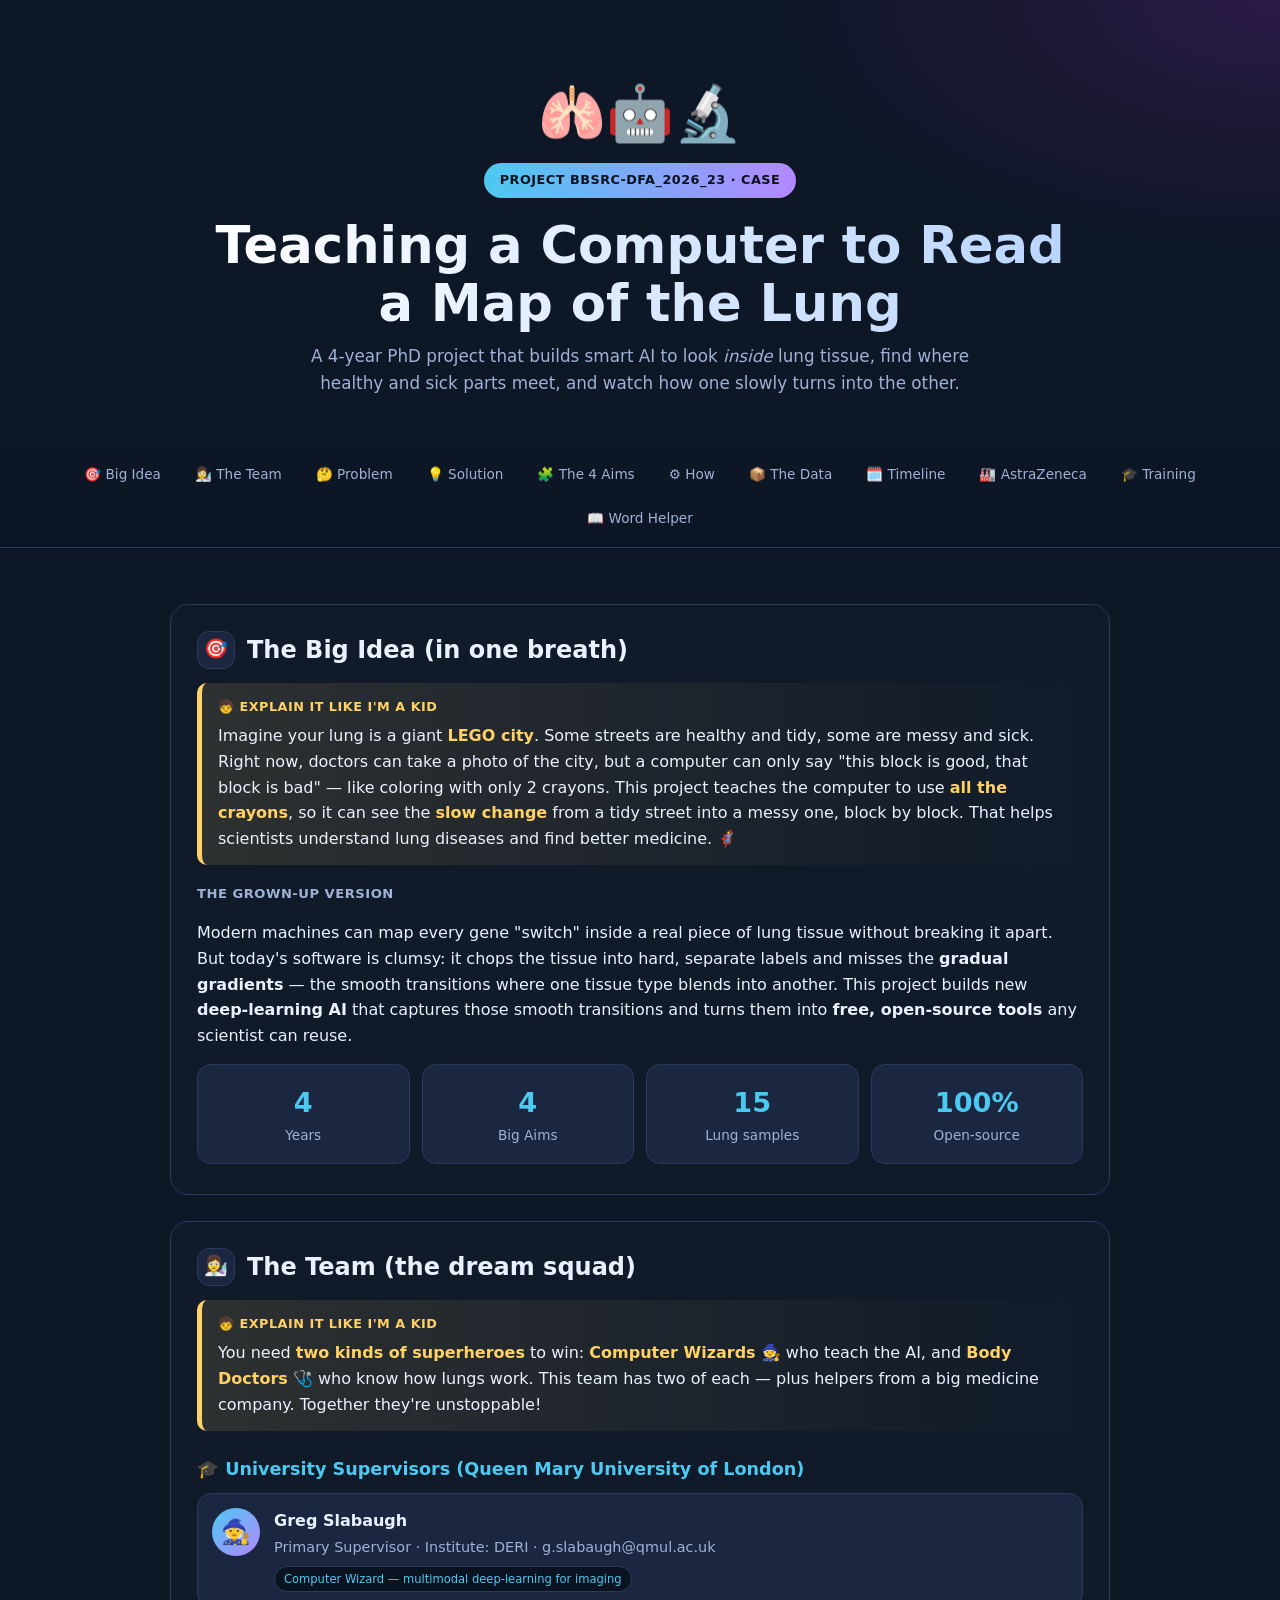
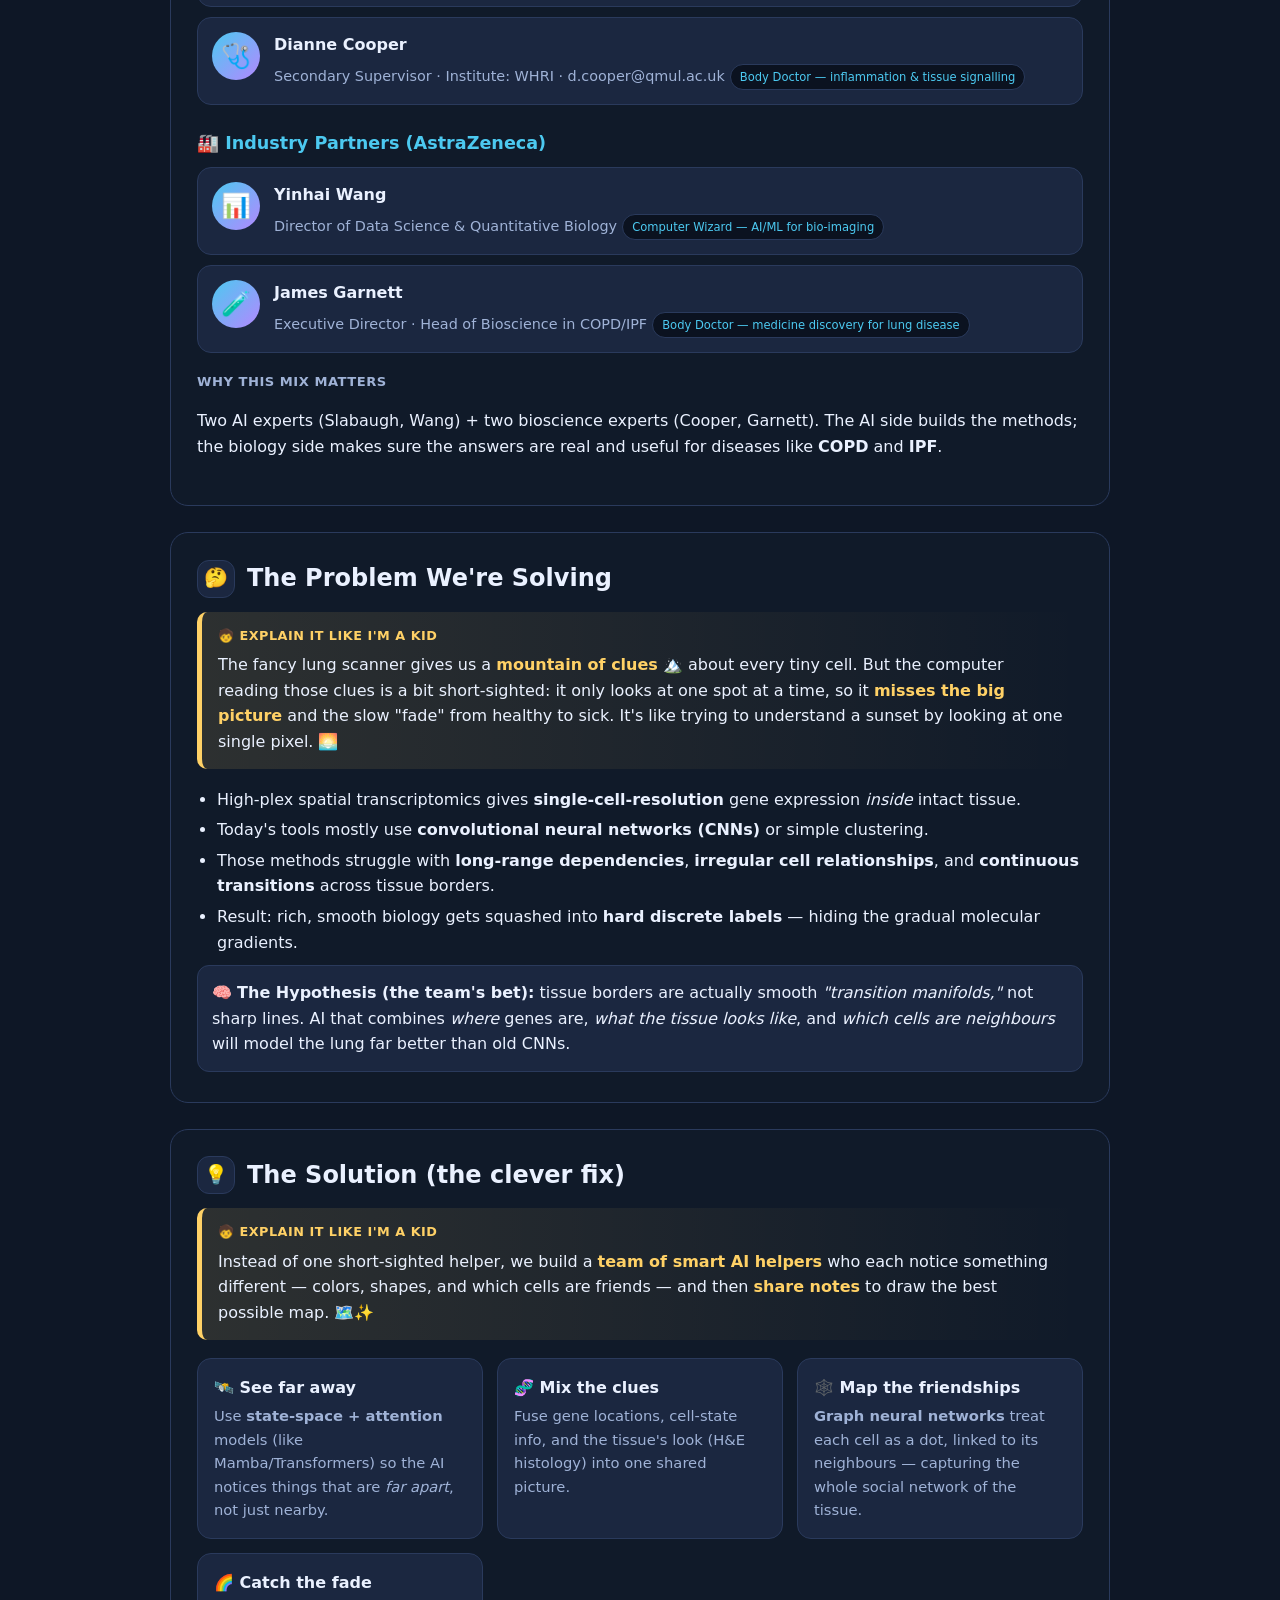
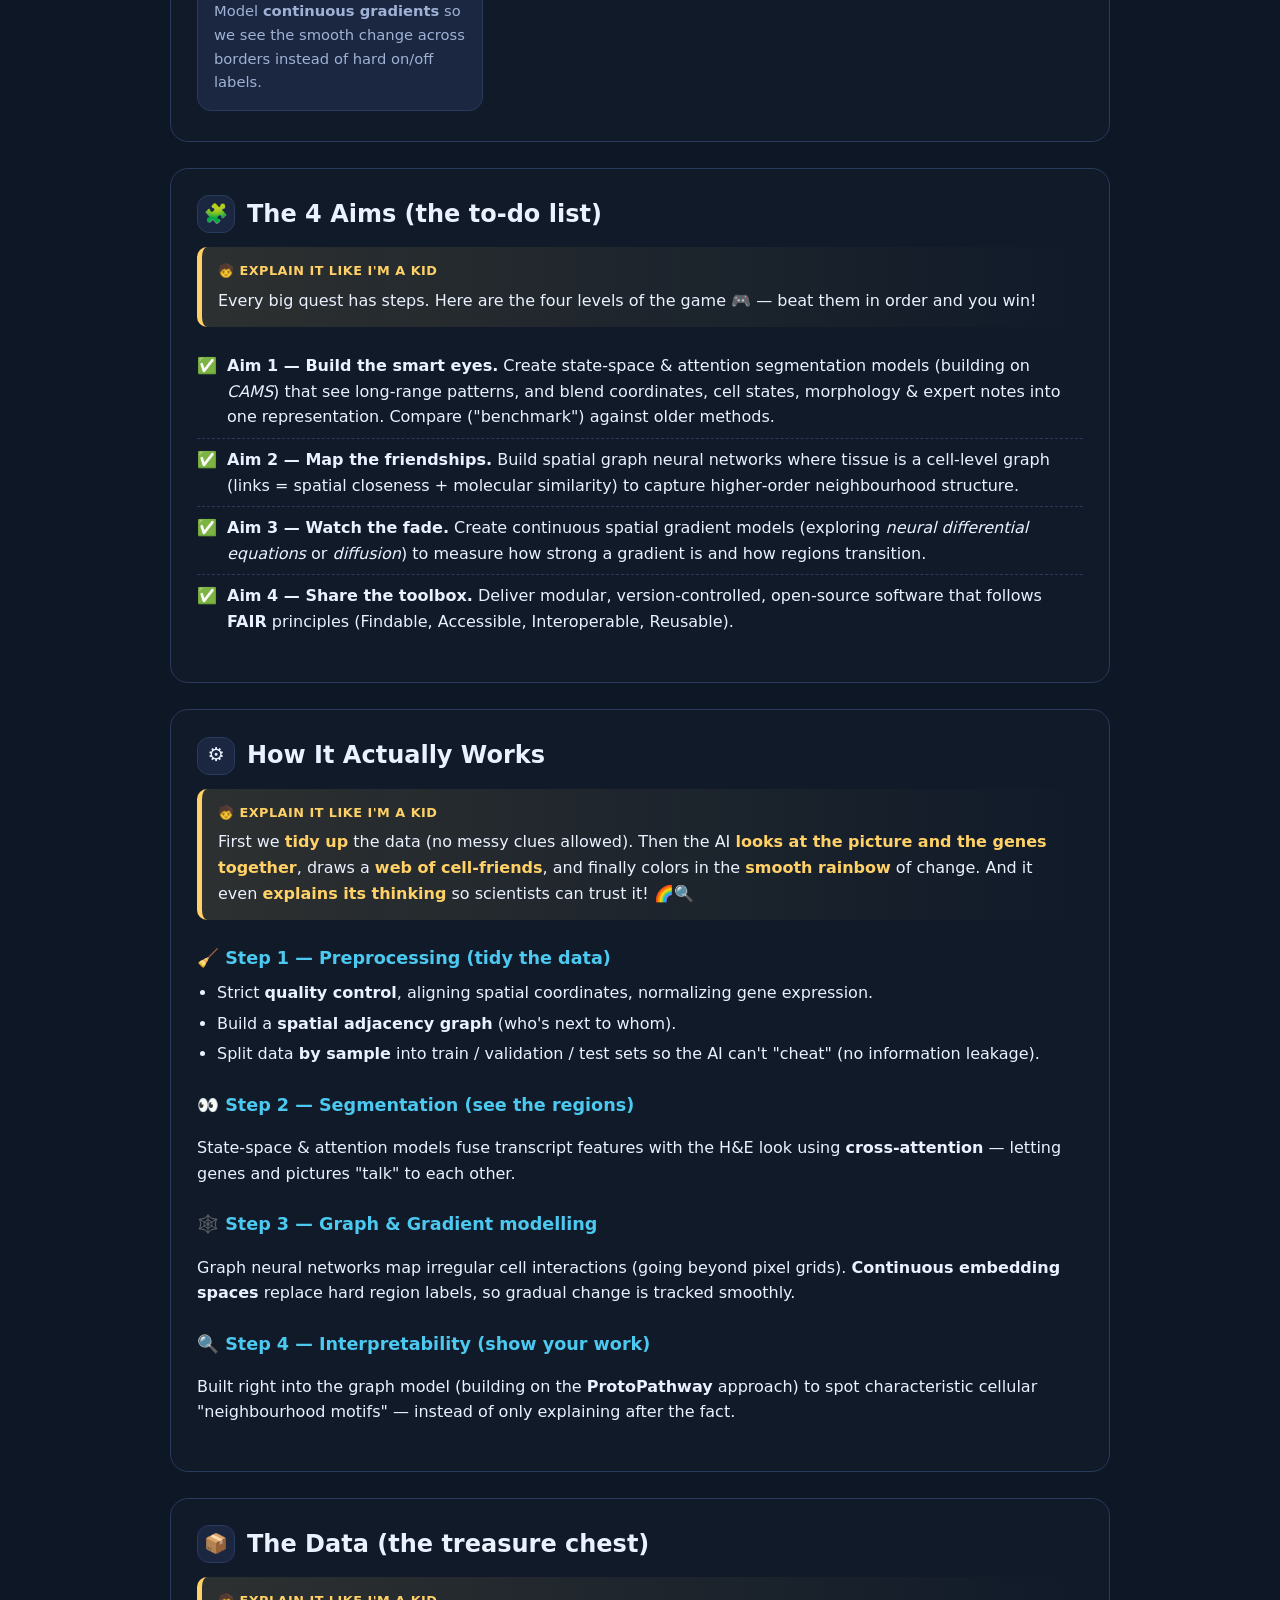
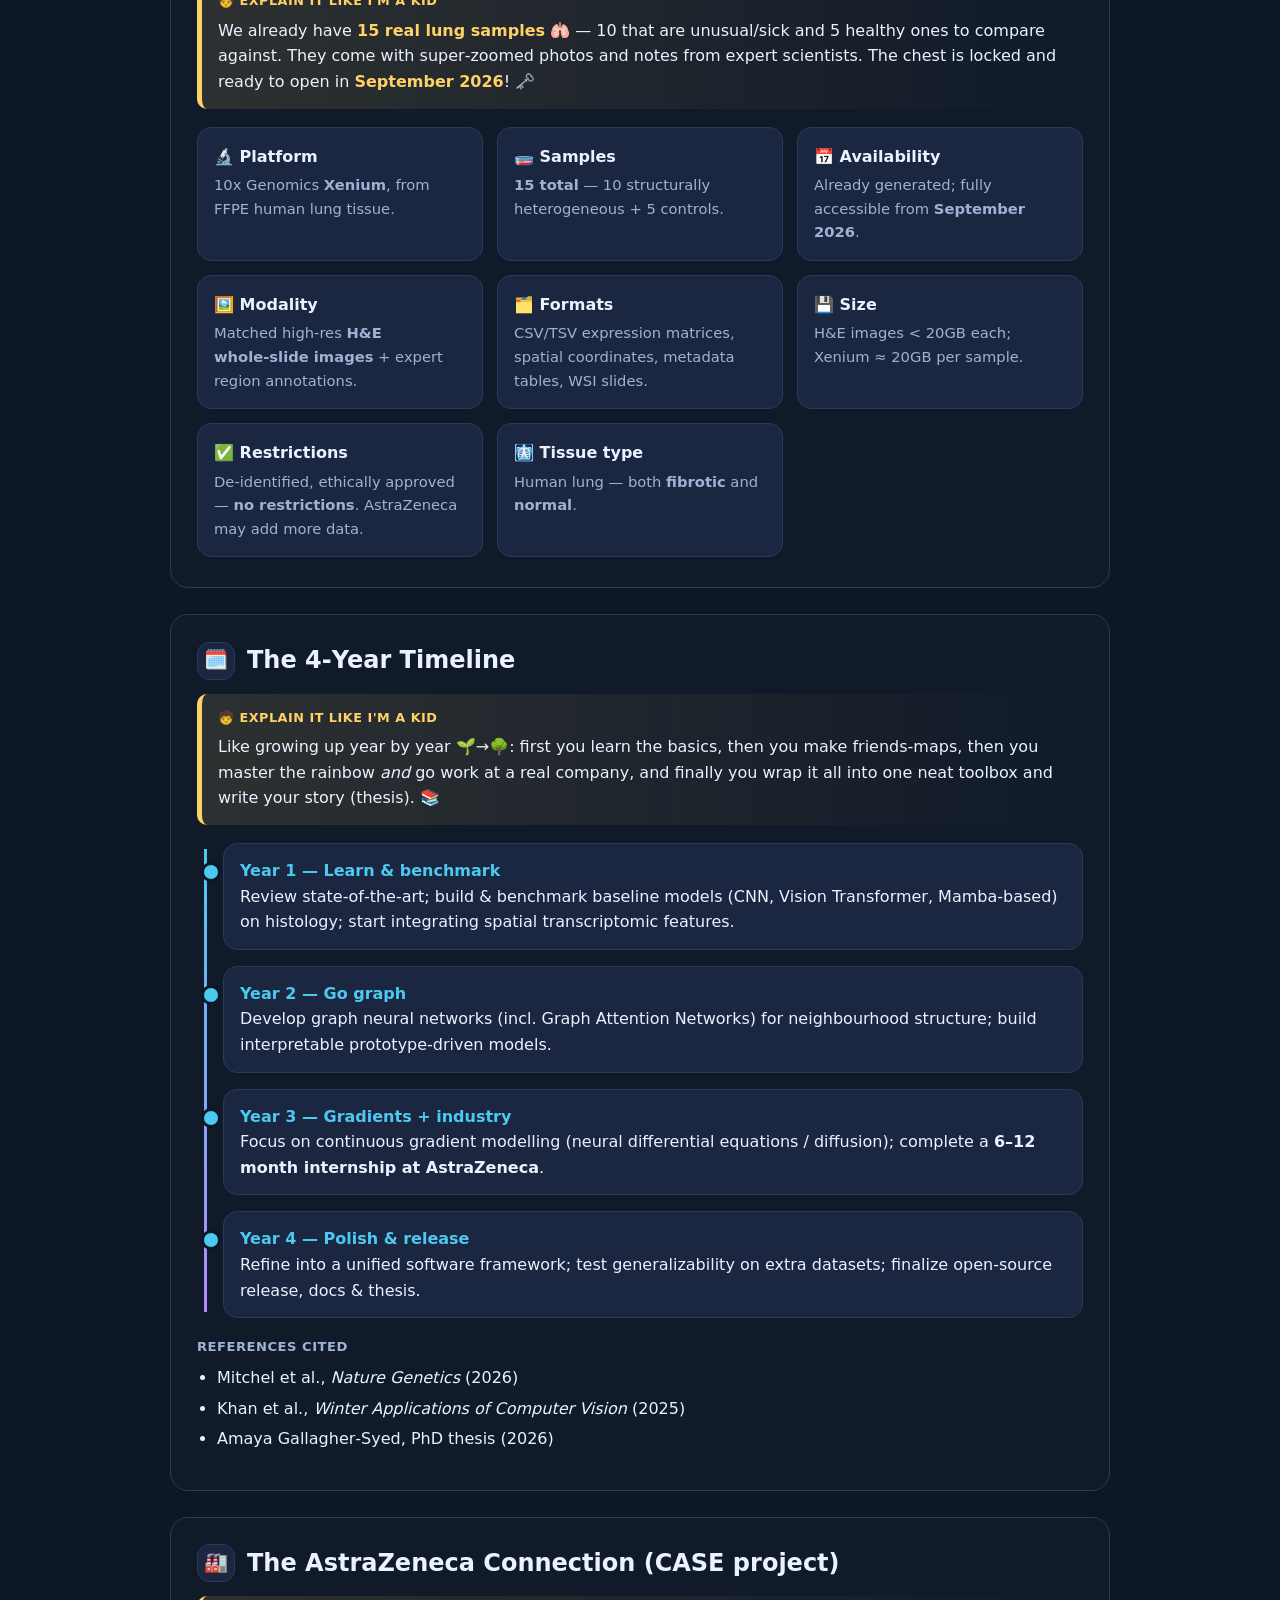
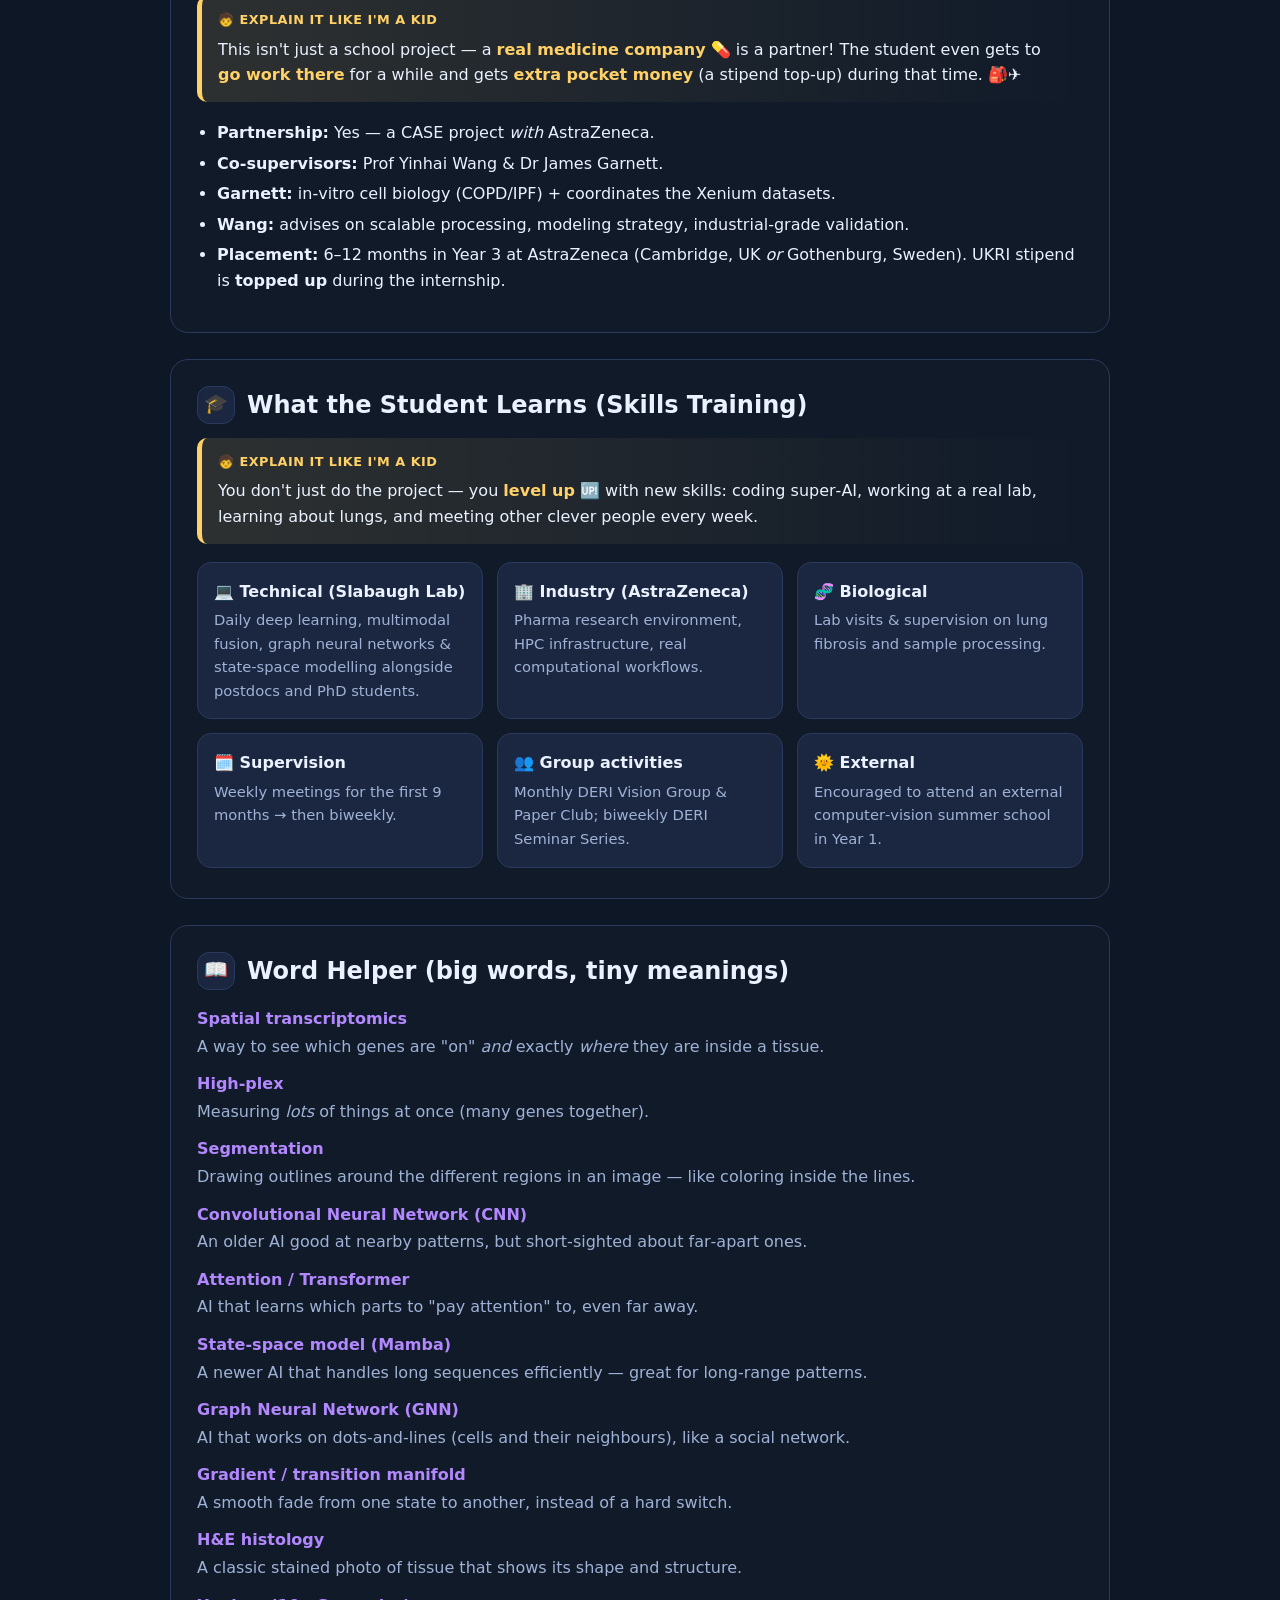
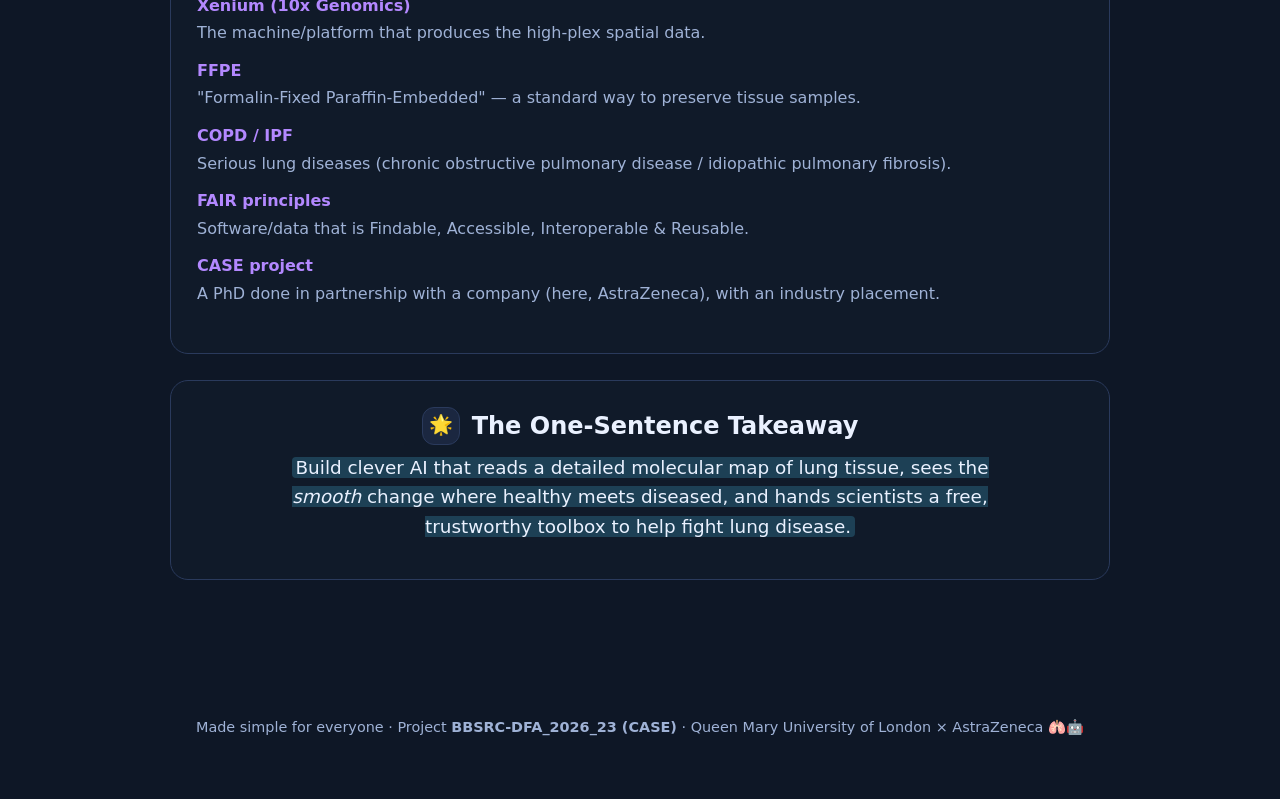
<file: project23.html>
<!DOCTYPE html>
<html lang="en">
<head>
<meta charset="UTF-8">
<meta name="viewport" content="width=device-width, initial-scale=1.0">
<title>Project 23 — Explained Simply 🫁🤖</title>
<style>
  :root{
    --bg:#0e1726;
    --panel:#15203250;
    --card:#1b2740;
    --ink:#eaf1ff;
    --muted:#9fb2d6;
    --accent:#4cc9f0;
    --accent2:#b388ff;
    --pink:#ff6ec7;
    --green:#4ade80;
    --yellow:#ffd166;
    --line:#2a3a5c;
    --radius:18px;
  }
  *{box-sizing:border-box}
  html{scroll-behavior:smooth}
  body{
    margin:0;
    font-family:"Segoe UI",system-ui,-apple-system,Roboto,Helvetica,Arial,sans-serif;
    background:
      radial-gradient(1200px 600px at 10% -10%, #1d2f55 0%, transparent 55%),
      radial-gradient(1000px 500px at 100% 0%, #2a1a45 0%, transparent 50%),
      var(--bg);
    color:var(--ink);
    line-height:1.6;
  }
  a{color:var(--accent)}

  /* HERO */
  header.hero{
    text-align:center;
    padding:70px 22px 50px;
    position:relative;
  }
  .badge{
    display:inline-block;
    background:linear-gradient(90deg,var(--accent),var(--accent2));
    color:#0b1220;
    font-weight:800;
    letter-spacing:.5px;
    padding:7px 16px;
    border-radius:999px;
    font-size:.8rem;
    text-transform:uppercase;
  }
  .hero h1{
    font-size:clamp(1.8rem,5vw,3.2rem);
    margin:18px auto 10px;
    max-width:900px;
    line-height:1.15;
    background:linear-gradient(90deg,#fff,#b8d4ff);
    -webkit-background-clip:text;background-clip:text;color:transparent;
  }
  .hero p.sub{
    color:var(--muted);
    max-width:680px;
    margin:0 auto;
    font-size:1.05rem;
  }
  .hero .emoji{font-size:3.4rem;margin-bottom:6px}

  /* NAV */
  nav{
    position:sticky;top:0;z-index:50;
    background:rgba(14,23,38,.82);
    backdrop-filter:blur(10px);
    border-bottom:1px solid var(--line);
    padding:10px 14px;
    display:flex;gap:8px;flex-wrap:wrap;justify-content:center;
  }
  nav a{
    color:var(--muted);text-decoration:none;font-size:.85rem;
    padding:6px 12px;border-radius:999px;border:1px solid transparent;
    transition:.2s;white-space:nowrap;
  }
  nav a:hover{color:var(--ink);border-color:var(--line);background:var(--card)}

  /* LAYOUT */
  main{max-width:980px;margin:0 auto;padding:30px 20px 80px}
  section{
    background:var(--panel);
    border:1px solid var(--line);
    border-radius:var(--radius);
    padding:26px 26px 30px;
    margin:26px 0;
    scroll-margin-top:70px;
  }
  section h2{
    font-size:1.5rem;margin:0 0 4px;
    display:flex;align-items:center;gap:12px;
  }
  section h2 .n{
    background:var(--card);border:1px solid var(--line);
    width:38px;height:38px;border-radius:12px;
    display:inline-flex;align-items:center;justify-content:center;
    font-size:1.2rem;flex:0 0 auto;
  }
  h3{color:var(--accent);margin:24px 0 8px;font-size:1.1rem}

  /* KID BOX */
  .kid{
    border-left:5px solid var(--yellow);
    background:linear-gradient(90deg,rgba(255,209,102,.12),transparent);
    border-radius:10px;
    padding:14px 16px;
    margin:14px 0 18px;
  }
  .kid b{color:var(--yellow)}
  .kid::before{content:"🧒 Explain it like I'm a kid";display:block;font-weight:800;color:var(--yellow);font-size:.8rem;letter-spacing:.5px;text-transform:uppercase;margin-bottom:6px}

  .grown{color:var(--muted);font-size:.82rem;font-weight:800;letter-spacing:.5px;text-transform:uppercase;margin:18px 0 6px}

  /* CARDS GRID */
  .grid{display:grid;gap:14px;grid-template-columns:repeat(auto-fit,minmax(220px,1fr));margin-top:6px}
  .c{
    background:var(--card);border:1px solid var(--line);
    border-radius:14px;padding:16px;
  }
  .c .t{font-weight:700;margin-bottom:4px;display:flex;align-items:center;gap:8px}
  .c .m{color:var(--muted);font-size:.92rem}

  ul.clean{list-style:none;padding:0;margin:10px 0}
  ul.clean li{padding:8px 0 8px 30px;position:relative;border-bottom:1px dashed var(--line)}
  ul.clean li:last-child{border-bottom:none}
  ul.clean li::before{content:"✅";position:absolute;left:0}

  ul.dot{margin:8px 0;padding-left:20px}
  ul.dot li{margin:5px 0}

  /* PEOPLE */
  .person{display:flex;gap:14px;align-items:flex-start;background:var(--card);border:1px solid var(--line);border-radius:14px;padding:14px;margin:10px 0}
  .person .av{width:48px;height:48px;border-radius:50%;flex:0 0 auto;display:flex;align-items:center;justify-content:center;font-size:1.5rem;background:linear-gradient(135deg,var(--accent),var(--accent2))}
  .person .who b{display:block}
  .person .who .role{color:var(--muted);font-size:.9rem}
  .person .who .tag{display:inline-block;margin-top:6px;font-size:.72rem;background:#0b1220;border:1px solid var(--line);padding:3px 9px;border-radius:999px;color:var(--accent)}

  /* TIMELINE */
  .tl{position:relative;margin:18px 0 0;padding-left:26px}
  .tl::before{content:"";position:absolute;left:7px;top:6px;bottom:6px;width:3px;background:linear-gradient(var(--accent),var(--accent2))}
  .tl .step{position:relative;margin:0 0 16px;background:var(--card);border:1px solid var(--line);border-radius:14px;padding:14px 16px}
  .tl .step::before{content:"";position:absolute;left:-23px;top:18px;width:14px;height:14px;border-radius:50%;background:var(--accent);border:3px solid var(--bg)}
  .tl .yr{font-weight:800;color:var(--accent)}

  /* stat row */
  .stats{display:grid;gap:12px;grid-template-columns:repeat(auto-fit,minmax(140px,1fr))}
  .stat{background:var(--card);border:1px solid var(--line);border-radius:14px;padding:16px;text-align:center}
  .stat .big{font-size:1.7rem;font-weight:800;color:var(--accent)}
  .stat .lbl{color:var(--muted);font-size:.85rem}

  .pill{display:inline-block;background:var(--card);border:1px solid var(--line);padding:5px 12px;border-radius:999px;margin:4px 4px 0 0;font-size:.85rem}

  footer{text-align:center;color:var(--muted);padding:30px 20px 60px;font-size:.9rem}
  .glossary dt{font-weight:700;color:var(--accent2);margin-top:12px}
  .glossary dd{margin:2px 0 0;color:var(--muted)}
  .hr{height:1px;background:var(--line);border:none;margin:22px 0}
  mark{background:rgba(76,201,240,.22);color:var(--ink);padding:0 4px;border-radius:4px}
</style>
</head>
<body>

<header class="hero">
  <div class="emoji">🫁🤖🔬</div>
  <span class="badge">Project BBSRC‑DFA_2026_23 · CASE</span>
  <h1>Teaching a Computer to Read a Map of the Lung</h1>
  <p class="sub">A 4‑year PhD project that builds smart AI to look <em>inside</em> lung tissue, find where healthy and sick parts meet, and watch how one slowly turns into the other.</p>
</header>

<nav>
  <a href="#big">🎯 Big Idea</a>
  <a href="#team">👩‍🔬 The Team</a>
  <a href="#problem">🤔 Problem</a>
  <a href="#solution">💡 Solution</a>
  <a href="#aims">🧩 The 4 Aims</a>
  <a href="#how">⚙️ How</a>
  <a href="#data">📦 The Data</a>
  <a href="#timeline">🗓️ Timeline</a>
  <a href="#case">🏭 AstraZeneca</a>
  <a href="#learn">🎓 Training</a>
  <a href="#words">📖 Word Helper</a>
</nav>

<main>

  <!-- BIG IDEA -->
  <section id="big">
    <h2><span class="n">🎯</span> The Big Idea (in one breath)</h2>
    <div class="kid">
      Imagine your lung is a giant <b>LEGO city</b>. Some streets are healthy and tidy, some are messy and sick. Right now, doctors can take a photo of the city, but a computer can only say "this block is good, that block is bad" — like coloring with only 2 crayons. This project teaches the computer to use <b>all the crayons</b>, so it can see the <b>slow change</b> from a tidy street into a messy one, block by block. That helps scientists understand lung diseases and find better medicine. 🦸
    </div>
    <p class="grown">The grown‑up version</p>
    <p>Modern machines can map every gene "switch" inside a real piece of lung tissue without breaking it apart. But today's software is clumsy: it chops the tissue into hard, separate labels and misses the <strong>gradual gradients</strong> — the smooth transitions where one tissue type blends into another. This project builds new <strong>deep‑learning AI</strong> that captures those smooth transitions and turns them into <strong>free, open‑source tools</strong> any scientist can reuse.</p>
    <div class="stats">
      <div class="stat"><div class="big">4</div><div class="lbl">Years</div></div>
      <div class="stat"><div class="big">4</div><div class="lbl">Big Aims</div></div>
      <div class="stat"><div class="big">15</div><div class="lbl">Lung samples</div></div>
      <div class="stat"><div class="big">100%</div><div class="lbl">Open‑source</div></div>
    </div>
  </section>

  <!-- TEAM -->
  <section id="team">
    <h2><span class="n">👩‍🔬</span> The Team (the dream squad)</h2>
    <div class="kid">
      You need <b>two kinds of superheroes</b> to win: <b>Computer Wizards</b> 🧙 who teach the AI, and <b>Body Doctors</b> 🩺 who know how lungs work. This team has two of each — plus helpers from a big medicine company. Together they're unstoppable!
    </div>

    <h3>🎓 University Supervisors (Queen Mary University of London)</h3>
    <div class="person"><div class="av">🧙</div><div class="who">
      <b>Greg Slabaugh</b><span class="role">Primary Supervisor · Institute: DERI · g.slabaugh@qmul.ac.uk</span>
      <span class="tag">Computer Wizard — multimodal deep‑learning for imaging</span>
    </div></div>
    <div class="person"><div class="av">🩺</div><div class="who">
      <b>Dianne Cooper</b><span class="role">Secondary Supervisor · Institute: WHRI · d.cooper@qmul.ac.uk</span>
      <span class="tag">Body Doctor — inflammation &amp; tissue signalling</span>
    </div></div>

    <h3>🏭 Industry Partners (AstraZeneca)</h3>
    <div class="person"><div class="av">📊</div><div class="who">
      <b>Yinhai Wang</b><span class="role">Director of Data Science &amp; Quantitative Biology</span>
      <span class="tag">Computer Wizard — AI/ML for bio‑imaging</span>
    </div></div>
    <div class="person"><div class="av">🧪</div><div class="who">
      <b>James Garnett</b><span class="role">Executive Director · Head of Bioscience in COPD/IPF</span>
      <span class="tag">Body Doctor — medicine discovery for lung disease</span>
    </div></div>
    <p class="grown">Why this mix matters</p>
    <p>Two AI experts (Slabaugh, Wang) + two bioscience experts (Cooper, Garnett). The AI side builds the methods; the biology side makes sure the answers are real and useful for diseases like <strong>COPD</strong> and <strong>IPF</strong>.</p>
  </section>

  <!-- PROBLEM -->
  <section id="problem">
    <h2><span class="n">🤔</span> The Problem We're Solving</h2>
    <div class="kid">
      The fancy lung scanner gives us a <b>mountain of clues</b> 🏔️ about every tiny cell. But the computer reading those clues is a bit short‑sighted: it only looks at one spot at a time, so it <b>misses the big picture</b> and the slow "fade" from healthy to sick. It's like trying to understand a sunset by looking at one single pixel. 🌅
    </div>
    <ul class="dot">
      <li>High‑plex spatial transcriptomics gives <strong>single‑cell‑resolution</strong> gene expression <em>inside</em> intact tissue.</li>
      <li>Today's tools mostly use <strong>convolutional neural networks (CNNs)</strong> or simple clustering.</li>
      <li>Those methods struggle with <strong>long‑range dependencies</strong>, <strong>irregular cell relationships</strong>, and <strong>continuous transitions</strong> across tissue borders.</li>
      <li>Result: rich, smooth biology gets squashed into <strong>hard discrete labels</strong> — hiding the gradual molecular gradients.</li>
    </ul>
    <div style="background:var(--card);border:1px solid var(--line);border-radius:12px;padding:14px;margin-top:10px">
      🧠 <strong>The Hypothesis (the team's bet):</strong> tissue borders are actually smooth <em>"transition manifolds,"</em> not sharp lines. AI that combines <em>where</em> genes are, <em>what the tissue looks like</em>, and <em>which cells are neighbours</em> will model the lung far better than old CNNs.
    </div>
  </section>

  <!-- SOLUTION -->
  <section id="solution">
    <h2><span class="n">💡</span> The Solution (the clever fix)</h2>
    <div class="kid">
      Instead of one short‑sighted helper, we build a <b>team of smart AI helpers</b> who each notice something different — colors, shapes, and which cells are friends — and then <b>share notes</b> to draw the best possible map. 🗺️✨
    </div>
    <div class="grid">
      <div class="c"><div class="t">🛰️ See far away</div><div class="m">Use <strong>state‑space + attention</strong> models (like Mamba/Transformers) so the AI notices things that are <em>far apart</em>, not just nearby.</div></div>
      <div class="c"><div class="t">🧬 Mix the clues</div><div class="m">Fuse gene locations, cell‑state info, and the tissue's look (H&amp;E histology) into one shared picture.</div></div>
      <div class="c"><div class="t">🕸️ Map the friendships</div><div class="m"><strong>Graph neural networks</strong> treat each cell as a dot, linked to its neighbours — capturing the whole social network of the tissue.</div></div>
      <div class="c"><div class="t">🌈 Catch the fade</div><div class="m">Model <strong>continuous gradients</strong> so we see the smooth change across borders instead of hard on/off labels.</div></div>
    </div>
  </section>

  <!-- AIMS -->
  <section id="aims">
    <h2><span class="n">🧩</span> The 4 Aims (the to‑do list)</h2>
    <div class="kid">
      Every big quest has steps. Here are the four levels of the game 🎮 — beat them in order and you win!
    </div>
    <ul class="clean">
      <li><strong>Aim 1 — Build the smart eyes.</strong> Create state‑space &amp; attention segmentation models (building on <em>CAMS</em>) that see long‑range patterns, and blend coordinates, cell states, morphology &amp; expert notes into one representation. Compare ("benchmark") against older methods.</li>
      <li><strong>Aim 2 — Map the friendships.</strong> Build spatial graph neural networks where tissue is a cell‑level graph (links = spatial closeness + molecular similarity) to capture higher‑order neighbourhood structure.</li>
      <li><strong>Aim 3 — Watch the fade.</strong> Create continuous spatial gradient models (exploring <em>neural differential equations</em> or <em>diffusion</em>) to measure how strong a gradient is and how regions transition.</li>
      <li><strong>Aim 4 — Share the toolbox.</strong> Deliver modular, version‑controlled, open‑source software that follows <strong>FAIR</strong> principles (Findable, Accessible, Interoperable, Reusable).</li>
    </ul>
  </section>

  <!-- HOW -->
  <section id="how">
    <h2><span class="n">⚙️</span> How It Actually Works</h2>
    <div class="kid">
      First we <b>tidy up</b> the data (no messy clues allowed). Then the AI <b>looks at the picture and the genes together</b>, draws a <b>web of cell‑friends</b>, and finally colors in the <b>smooth rainbow</b> of change. And it even <b>explains its thinking</b> so scientists can trust it! 🌈🔍
    </div>

    <h3>🧹 Step 1 — Preprocessing (tidy the data)</h3>
    <ul class="dot">
      <li>Strict <strong>quality control</strong>, aligning spatial coordinates, normalizing gene expression.</li>
      <li>Build a <strong>spatial adjacency graph</strong> (who's next to whom).</li>
      <li>Split data <strong>by sample</strong> into train / validation / test sets so the AI can't "cheat" (no information leakage).</li>
    </ul>

    <h3>👀 Step 2 — Segmentation (see the regions)</h3>
    <p>State‑space &amp; attention models fuse transcript features with the H&amp;E look using <strong>cross‑attention</strong> — letting genes and pictures "talk" to each other.</p>

    <h3>🕸️ Step 3 — Graph &amp; Gradient modelling</h3>
    <p>Graph neural networks map irregular cell interactions (going beyond pixel grids). <strong>Continuous embedding spaces</strong> replace hard region labels, so gradual change is tracked smoothly.</p>

    <h3>🔍 Step 4 — Interpretability (show your work)</h3>
    <p>Built right into the graph model (building on the <strong>ProtoPathway</strong> approach) to spot characteristic cellular "neighbourhood motifs" — instead of only explaining after the fact.</p>
  </section>

  <!-- DATA -->
  <section id="data">
    <h2><span class="n">📦</span> The Data (the treasure chest)</h2>
    <div class="kid">
      We already have <b>15 real lung samples</b> 🫁 — 10 that are unusual/sick and 5 healthy ones to compare against. They come with super‑zoomed photos and notes from expert scientists. The chest is locked and ready to open in <b>September 2026</b>! 🗝️
    </div>
    <div class="grid">
      <div class="c"><div class="t">🔬 Platform</div><div class="m">10x Genomics <strong>Xenium</strong>, from FFPE human lung tissue.</div></div>
      <div class="c"><div class="t">🧫 Samples</div><div class="m"><strong>15 total</strong> — 10 structurally heterogeneous + 5 controls.</div></div>
      <div class="c"><div class="t">📅 Availability</div><div class="m">Already generated; fully accessible from <strong>September 2026</strong>.</div></div>
      <div class="c"><div class="t">🖼️ Modality</div><div class="m">Matched high‑res <strong>H&amp;E whole‑slide images</strong> + expert region annotations.</div></div>
      <div class="c"><div class="t">🗂️ Formats</div><div class="m">CSV/TSV expression matrices, spatial coordinates, metadata tables, WSI slides.</div></div>
      <div class="c"><div class="t">💾 Size</div><div class="m">H&amp;E images &lt; 20GB each; Xenium ≈ 20GB per sample.</div></div>
      <div class="c"><div class="t">✅ Restrictions</div><div class="m">De‑identified, ethically approved — <strong>no restrictions</strong>. AstraZeneca may add more data.</div></div>
      <div class="c"><div class="t">🩻 Tissue type</div><div class="m">Human lung — both <strong>fibrotic</strong> and <strong>normal</strong>.</div></div>
    </div>
  </section>

  <!-- TIMELINE -->
  <section id="timeline">
    <h2><span class="n">🗓️</span> The 4‑Year Timeline</h2>
    <div class="kid">
      Like growing up year by year 🌱→🌳: first you learn the basics, then you make friends‑maps, then you master the rainbow <em>and</em> go work at a real company, and finally you wrap it all into one neat toolbox and write your story (thesis). 📚
    </div>
    <div class="tl">
      <div class="step"><span class="yr">Year 1 — Learn &amp; benchmark</span><br>Review state‑of‑the‑art; build &amp; benchmark baseline models (CNN, Vision Transformer, Mamba‑based) on histology; start integrating spatial transcriptomic features.</div>
      <div class="step"><span class="yr">Year 2 — Go graph</span><br>Develop graph neural networks (incl. Graph Attention Networks) for neighbourhood structure; build interpretable prototype‑driven models.</div>
      <div class="step"><span class="yr">Year 3 — Gradients + industry</span><br>Focus on continuous gradient modelling (neural differential equations / diffusion); complete a <strong>6–12 month internship at AstraZeneca</strong>.</div>
      <div class="step"><span class="yr">Year 4 — Polish &amp; release</span><br>Refine into a unified software framework; test generalizability on extra datasets; finalize open‑source release, docs &amp; thesis.</div>
    </div>
    <p class="grown">References cited</p>
    <ul class="dot">
      <li>Mitchel et al., <em>Nature Genetics</em> (2026)</li>
      <li>Khan et al., <em>Winter Applications of Computer Vision</em> (2025)</li>
      <li>Amaya Gallagher‑Syed, PhD thesis (2026)</li>
    </ul>
  </section>

  <!-- CASE -->
  <section id="case">
    <h2><span class="n">🏭</span> The AstraZeneca Connection (CASE project)</h2>
    <div class="kid">
      This isn't just a school project — a <b>real medicine company</b> 💊 is a partner! The student even gets to <b>go work there</b> for a while and gets <b>extra pocket money</b> (a stipend top‑up) during that time. 🎒✈️
    </div>
    <ul class="dot">
      <li><strong>Partnership:</strong> Yes — a CASE project <em>with</em> AstraZeneca.</li>
      <li><strong>Co‑supervisors:</strong> Prof Yinhai Wang &amp; Dr James Garnett.</li>
      <li><strong>Garnett:</strong> in‑vitro cell biology (COPD/IPF) + coordinates the Xenium datasets.</li>
      <li><strong>Wang:</strong> advises on scalable processing, modeling strategy, industrial‑grade validation.</li>
      <li><strong>Placement:</strong> 6–12 months in Year 3 at AstraZeneca (Cambridge, UK <em>or</em> Gothenburg, Sweden). UKRI stipend is <strong>topped up</strong> during the internship.</li>
    </ul>
  </section>

  <!-- LEARN -->
  <section id="learn">
    <h2><span class="n">🎓</span> What the Student Learns (Skills Training)</h2>
    <div class="kid">
      You don't just do the project — you <b>level up</b> 🆙 with new skills: coding super‑AI, working at a real lab, learning about lungs, and meeting other clever people every week.
    </div>
    <div class="grid">
      <div class="c"><div class="t">💻 Technical (Slabaugh Lab)</div><div class="m">Daily deep learning, multimodal fusion, graph neural networks &amp; state‑space modelling alongside postdocs and PhD students.</div></div>
      <div class="c"><div class="t">🏢 Industry (AstraZeneca)</div><div class="m">Pharma research environment, HPC infrastructure, real computational workflows.</div></div>
      <div class="c"><div class="t">🧬 Biological</div><div class="m">Lab visits &amp; supervision on lung fibrosis and sample processing.</div></div>
      <div class="c"><div class="t">🗓️ Supervision</div><div class="m">Weekly meetings for the first 9 months → then biweekly.</div></div>
      <div class="c"><div class="t">👥 Group activities</div><div class="m">Monthly DERI Vision Group &amp; Paper Club; biweekly DERI Seminar Series.</div></div>
      <div class="c"><div class="t">🌞 External</div><div class="m">Encouraged to attend an external computer‑vision summer school in Year 1.</div></div>
    </div>
  </section>

  <!-- WORDS -->
  <section id="words">
    <h2><span class="n">📖</span> Word Helper (big words, tiny meanings)</h2>
    <dl class="glossary">
      <dt>Spatial transcriptomics</dt><dd>A way to see which genes are "on" <em>and</em> exactly <em>where</em> they are inside a tissue.</dd>
      <dt>High‑plex</dt><dd>Measuring <em>lots</em> of things at once (many genes together).</dd>
      <dt>Segmentation</dt><dd>Drawing outlines around the different regions in an image — like coloring inside the lines.</dd>
      <dt>Convolutional Neural Network (CNN)</dt><dd>An older AI good at nearby patterns, but short‑sighted about far‑apart ones.</dd>
      <dt>Attention / Transformer</dt><dd>AI that learns which parts to "pay attention" to, even far away.</dd>
      <dt>State‑space model (Mamba)</dt><dd>A newer AI that handles long sequences efficiently — great for long‑range patterns.</dd>
      <dt>Graph Neural Network (GNN)</dt><dd>AI that works on dots‑and‑lines (cells and their neighbours), like a social network.</dd>
      <dt>Gradient / transition manifold</dt><dd>A smooth fade from one state to another, instead of a hard switch.</dd>
      <dt>H&amp;E histology</dt><dd>A classic stained photo of tissue that shows its shape and structure.</dd>
      <dt>Xenium (10x Genomics)</dt><dd>The machine/platform that produces the high‑plex spatial data.</dd>
      <dt>FFPE</dt><dd>"Formalin‑Fixed Paraffin‑Embedded" — a standard way to preserve tissue samples.</dd>
      <dt>COPD / IPF</dt><dd>Serious lung diseases (chronic obstructive pulmonary disease / idiopathic pulmonary fibrosis).</dd>
      <dt>FAIR principles</dt><dd>Software/data that is Findable, Accessible, Interoperable &amp; Reusable.</dd>
      <dt>CASE project</dt><dd>A PhD done in partnership with a company (here, AstraZeneca), with an industry placement.</dd>
    </dl>
  </section>

  <section style="text-align:center">
    <h2 style="justify-content:center"><span class="n">🌟</span> The One‑Sentence Takeaway</h2>
    <p style="font-size:1.15rem;max-width:760px;margin:8px auto">
      <mark>Build clever AI that reads a detailed molecular map of lung tissue, sees the <em>smooth</em> change where healthy meets diseased, and hands scientists a free, trustworthy toolbox to help fight lung disease.</mark>
    </p>
  </section>

</main>

<footer>
  Made simple for everyone · Project <strong>BBSRC‑DFA_2026_23 (CASE)</strong> · Queen Mary University of London × AstraZeneca 🫁🤖
</footer>

</body>
</html>
</file>
